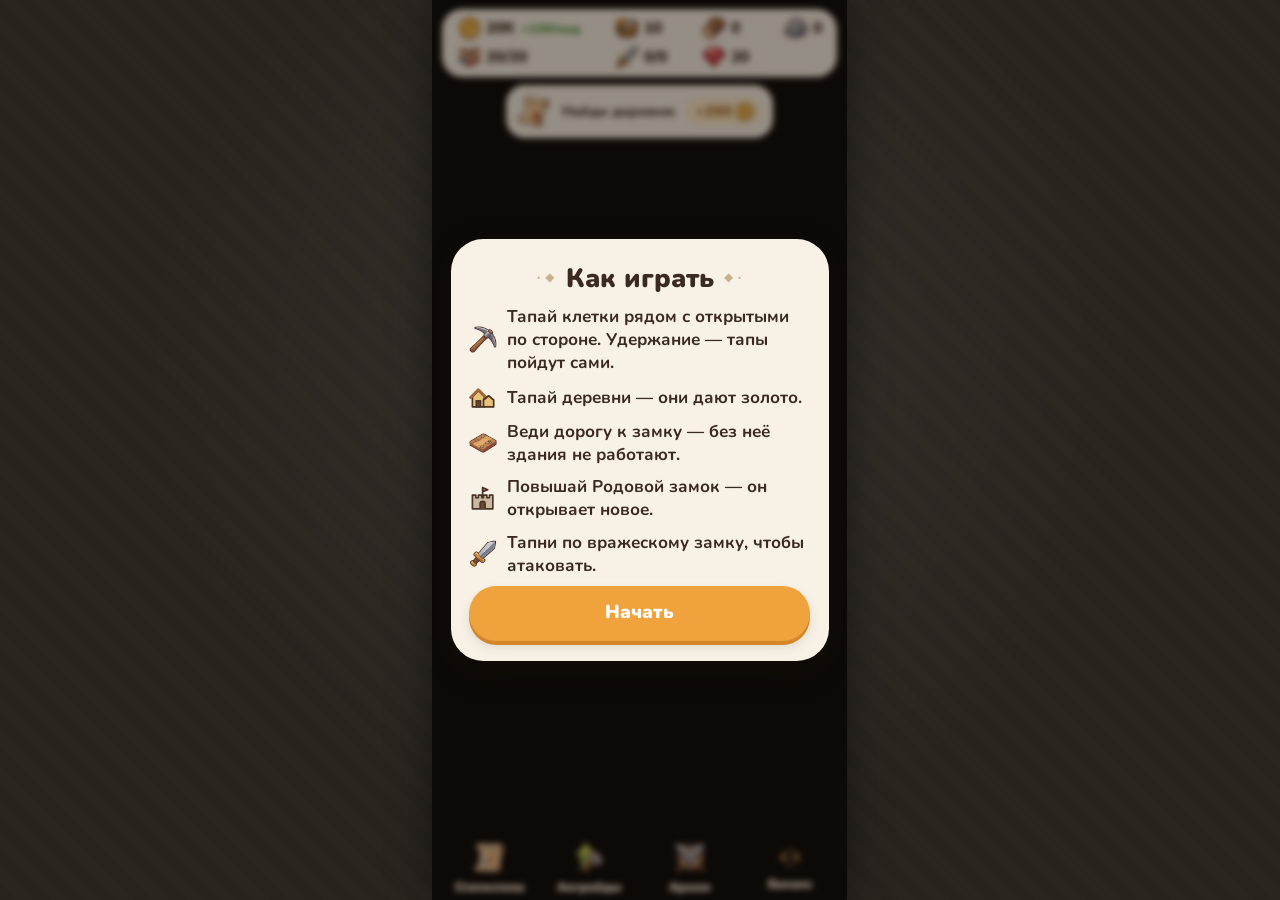
<file: index.html>
<!doctype html>
<html lang="ru">
  <head>
    <meta charset="utf-8" />
    <meta name="viewport" content="width=device-width, initial-scale=1, maximum-scale=1, user-scalable=no, viewport-fit=cover" />
    <meta name="theme-color" content="#3b2414" />
    <link
      rel="icon"
      href="data:image/svg+xml,%3Csvg xmlns='http://www.w3.org/2000/svg' viewBox='0 0 100 100'%3E%3Ctext y='.9em' font-size='90'%3E🏰%3C/text%3E%3C/svg%3E"
    />
    <title>Kingdom Tycoon</title>
    <script type="module" crossorigin src="./assets/index-D2FsYukj.js"></script>
    <link rel="modulepreload" crossorigin href="./assets/CanvasPool-UKBFKXoQ.js">
    <link rel="modulepreload" crossorigin href="./assets/canvasUtils-C4EOzQNY.js">
    <link rel="modulepreload" crossorigin href="./assets/RenderTargetSystem-BUZSMlsI.js">
    <link rel="modulepreload" crossorigin href="./assets/getTextureBatchBindGroup-BHA4o6O8.js">
    <link rel="modulepreload" crossorigin href="./assets/getTexelRangeRects-gRo1pBi3.js">
    <link rel="stylesheet" crossorigin href="./assets/index-Db8lC6gM.css">
  </head>
  <body>
    <div id="stage">
      <div id="map"></div>
      <div id="ui"></div>
    </div>
  </body>
</html>
</file>
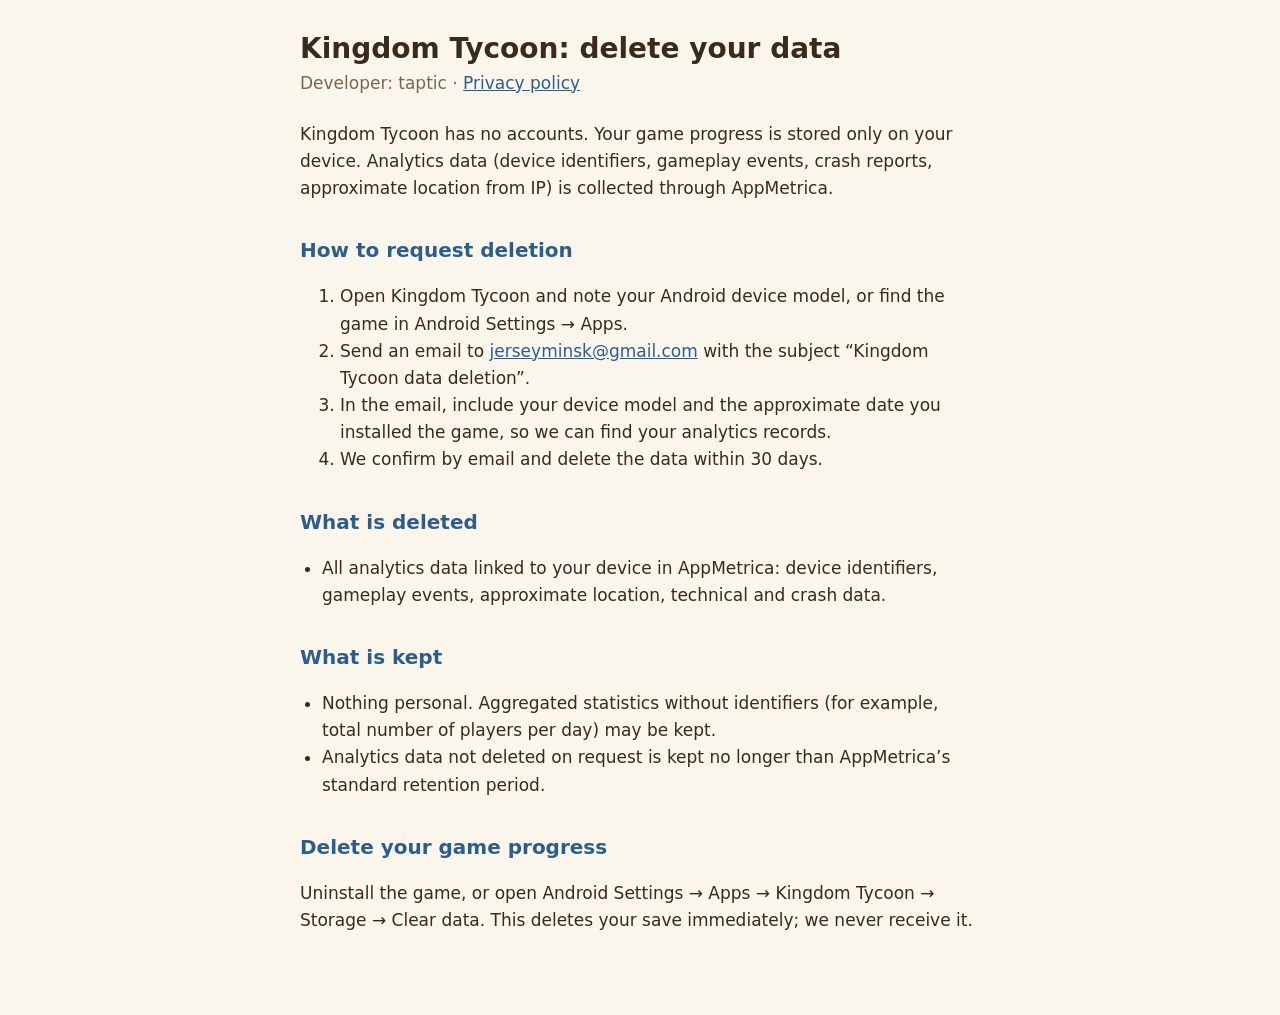
<file: delete-data.html>
<!doctype html>
<html lang="en">
<head>
<meta charset="utf-8">
<meta name="viewport" content="width=device-width, initial-scale=1">
<title>Kingdom Tycoon Data Deletion</title>
<style>
  :root { --bg: #fbf6ec; --text: #3a2a1a; --muted: #7a6650; --accent: #2b5d8f; }
  @media (prefers-color-scheme: dark) { :root { --bg: #1d232b; --text: #ece3d3; --muted: #a99c88; --accent: #8fb8e6; } }
  body { margin: 0; background: var(--bg); color: var(--text); font: 17px/1.6 system-ui, -apple-system, "Segoe UI", Roboto, sans-serif; padding: 32px 16px 64px; }
  main { max-width: 680px; margin: 0 auto; }
  h1 { font-size: 28px; line-height: 1.2; margin: 0 0 4px; text-wrap: balance; }
  h2 { font-size: 20px; margin: 32px 0 8px; color: var(--accent); }
  .meta { color: var(--muted); margin: 0 0 24px; }
  a { color: var(--accent); }
  ul { padding-left: 22px; }
</style>
</head>
<body>
<main>
  <h1>Kingdom Tycoon: delete your data</h1>
  <p class="meta">Developer: taptic · <a href="privacy.html">Privacy policy</a></p>

  <p>Kingdom Tycoon has no accounts. Your game progress is stored only on your device. Analytics data (device identifiers, gameplay events, crash reports, approximate location from IP) is collected through AppMetrica.</p>

  <h2>How to request deletion</h2>
  <ol>
    <li>Open Kingdom Tycoon and note your Android device model, or find the game in Android Settings → Apps.</li>
    <li>Send an email to <a href="mailto:jerseyminsk@gmail.com?subject=Kingdom%20Tycoon%20data%20deletion">jerseyminsk@gmail.com</a> with the subject “Kingdom Tycoon data deletion”.</li>
    <li>In the email, include your device model and the approximate date you installed the game, so we can find your analytics records.</li>
    <li>We confirm by email and delete the data within 30 days.</li>
  </ol>

  <h2>What is deleted</h2>
  <ul>
    <li>All analytics data linked to your device in AppMetrica: device identifiers, gameplay events, approximate location, technical and crash data.</li>
  </ul>

  <h2>What is kept</h2>
  <ul>
    <li>Nothing personal. Aggregated statistics without identifiers (for example, total number of players per day) may be kept.</li>
    <li>Analytics data not deleted on request is kept no longer than AppMetrica’s standard retention period.</li>
  </ul>

  <h2>Delete your game progress</h2>
  <p>Uninstall the game, or open Android Settings → Apps → Kingdom Tycoon → Storage → Clear data. This deletes your save immediately; we never receive it.</p>
</main>
</body>
</html>
</file>
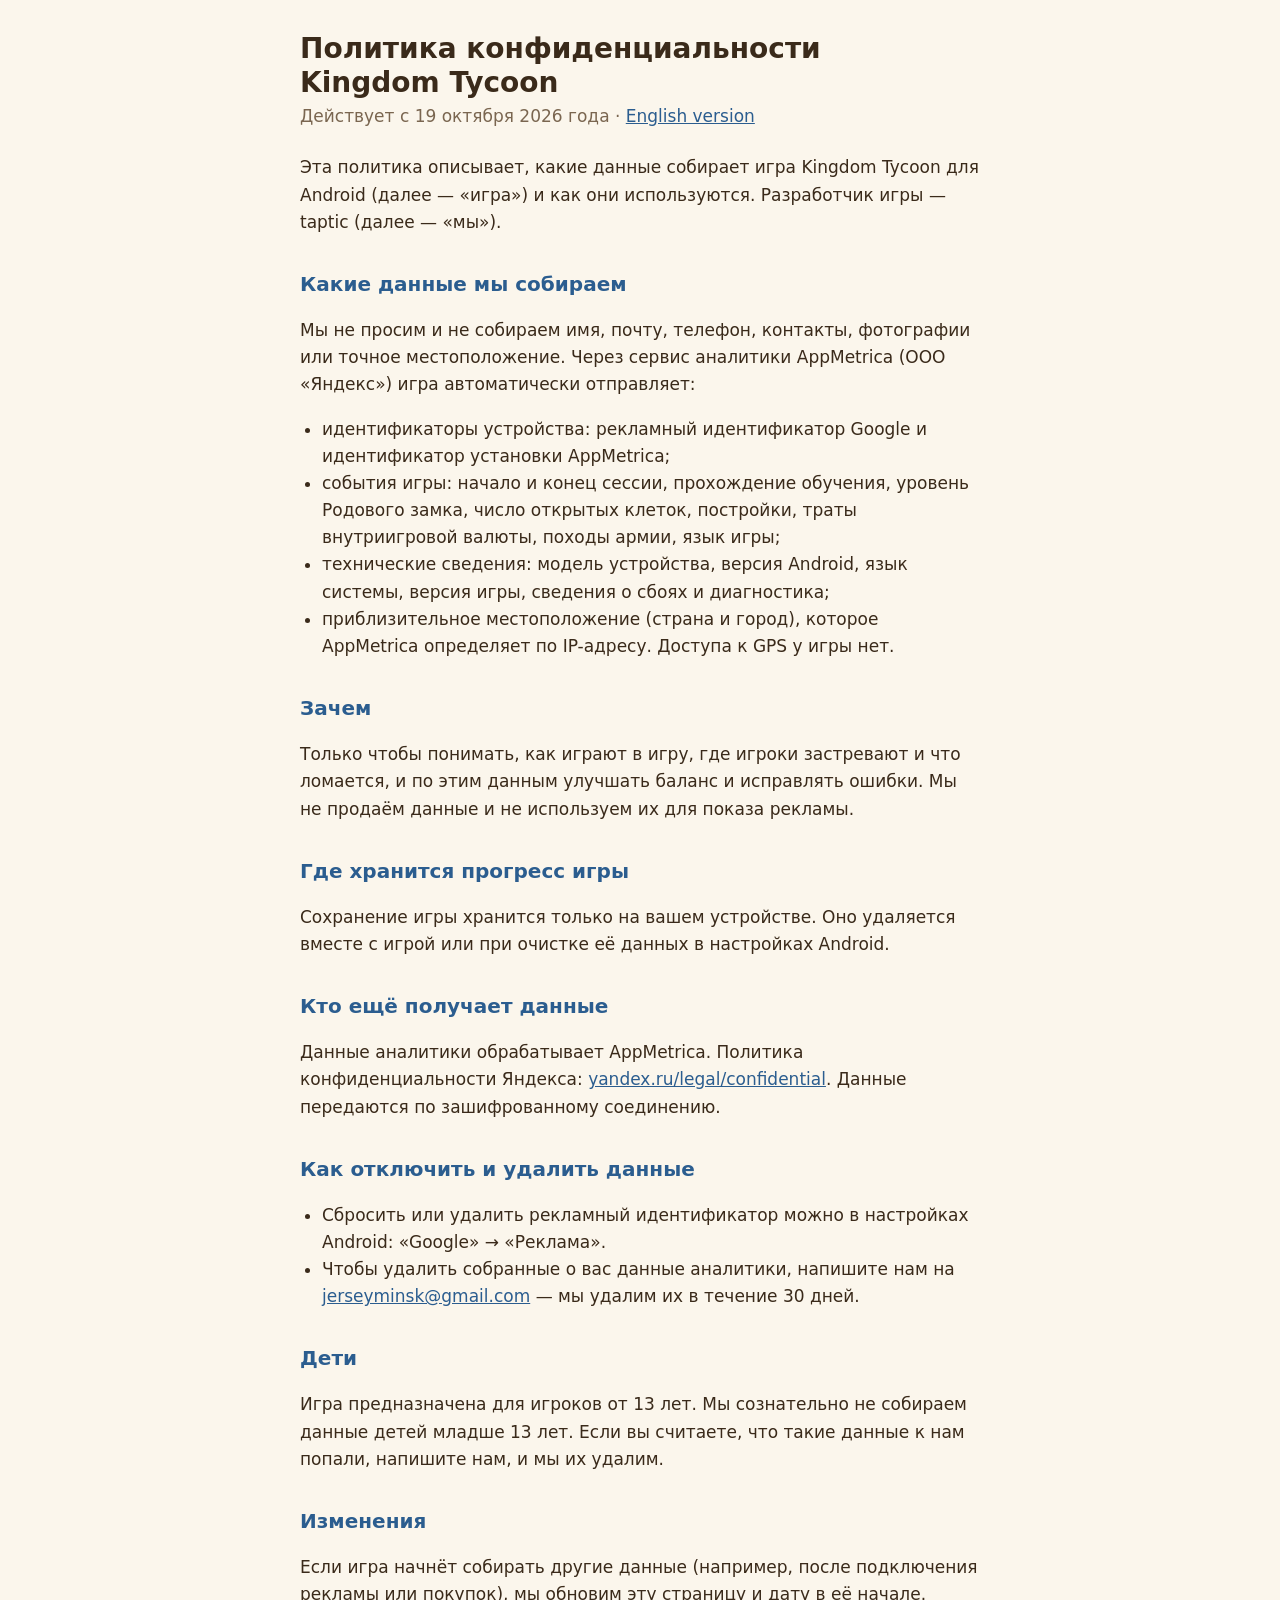
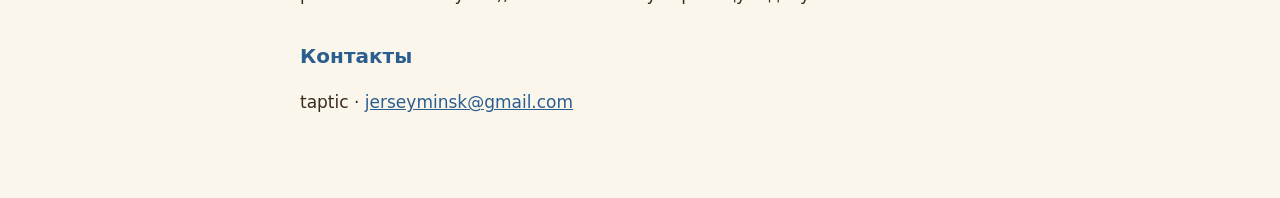
<file: privacy-ru.html>
<!doctype html>
<html lang="ru">
<head>
<meta charset="utf-8">
<meta name="viewport" content="width=device-width, initial-scale=1">
<title>Политика конфиденциальности Kingdom Tycoon</title>
<style>
  :root { --bg: #fbf6ec; --text: #3a2a1a; --muted: #7a6650; --accent: #2b5d8f; }
  @media (prefers-color-scheme: dark) { :root { --bg: #1d232b; --text: #ece3d3; --muted: #a99c88; --accent: #8fb8e6; } }
  body { margin: 0; background: var(--bg); color: var(--text); font: 17px/1.6 system-ui, -apple-system, "Segoe UI", Roboto, sans-serif; padding: 32px 16px 64px; }
  main { max-width: 680px; margin: 0 auto; }
  h1 { font-size: 28px; line-height: 1.2; margin: 0 0 4px; text-wrap: balance; }
  h2 { font-size: 20px; margin: 32px 0 8px; color: var(--accent); }
  .meta { color: var(--muted); margin: 0 0 24px; }
  a { color: var(--accent); }
  ul { padding-left: 22px; }
</style>
</head>
<body>
<main>
  <h1>Политика конфиденциальности Kingdom Tycoon</h1>
  <p class="meta">Действует с 19 октября 2026 года · <a href="privacy.html">English version</a></p>

  <p>Эта политика описывает, какие данные собирает игра Kingdom Tycoon для Android (далее — «игра») и как они используются. Разработчик игры — taptic (далее — «мы»).</p>

  <h2>Какие данные мы собираем</h2>
  <p>Мы не просим и не собираем имя, почту, телефон, контакты, фотографии или точное местоположение. Через сервис аналитики AppMetrica (ООО «Яндекс») игра автоматически отправляет:</p>
  <ul>
    <li>идентификаторы устройства: рекламный идентификатор Google и идентификатор установки AppMetrica;</li>
    <li>события игры: начало и конец сессии, прохождение обучения, уровень Родового замка, число открытых клеток, постройки, траты внутриигровой валюты, походы армии, язык игры;</li>
    <li>технические сведения: модель устройства, версия Android, язык системы, версия игры, сведения о сбоях и диагностика;</li>
    <li>приблизительное местоположение (страна и город), которое AppMetrica определяет по IP-адресу. Доступа к GPS у игры нет.</li>
  </ul>

  <h2>Зачем</h2>
  <p>Только чтобы понимать, как играют в игру, где игроки застревают и что ломается, и по этим данным улучшать баланс и исправлять ошибки. Мы не продаём данные и не используем их для показа рекламы.</p>

  <h2>Где хранится прогресс игры</h2>
  <p>Сохранение игры хранится только на вашем устройстве. Оно удаляется вместе с игрой или при очистке её данных в настройках Android.</p>

  <h2>Кто ещё получает данные</h2>
  <p>Данные аналитики обрабатывает AppMetrica. Политика конфиденциальности Яндекса: <a href="https://yandex.ru/legal/confidential/">yandex.ru/legal/confidential</a>. Данные передаются по зашифрованному соединению.</p>

  <h2>Как отключить и удалить данные</h2>
  <ul>
    <li>Сбросить или удалить рекламный идентификатор можно в настройках Android: «Google» → «Реклама».</li>
    <li>Чтобы удалить собранные о вас данные аналитики, напишите нам на <a href="mailto:jerseyminsk@gmail.com">jerseyminsk@gmail.com</a> — мы удалим их в течение 30 дней.</li>
  </ul>

  <h2>Дети</h2>
  <p>Игра предназначена для игроков от 13 лет. Мы сознательно не собираем данные детей младше 13 лет. Если вы считаете, что такие данные к нам попали, напишите нам, и мы их удалим.</p>

  <h2>Изменения</h2>
  <p>Если игра начнёт собирать другие данные (например, после подключения рекламы или покупок), мы обновим эту страницу и дату в её начале.</p>

  <h2>Контакты</h2>
  <p>taptic · <a href="mailto:jerseyminsk@gmail.com">jerseyminsk@gmail.com</a></p>
</main>
</body>
</html>
</file>
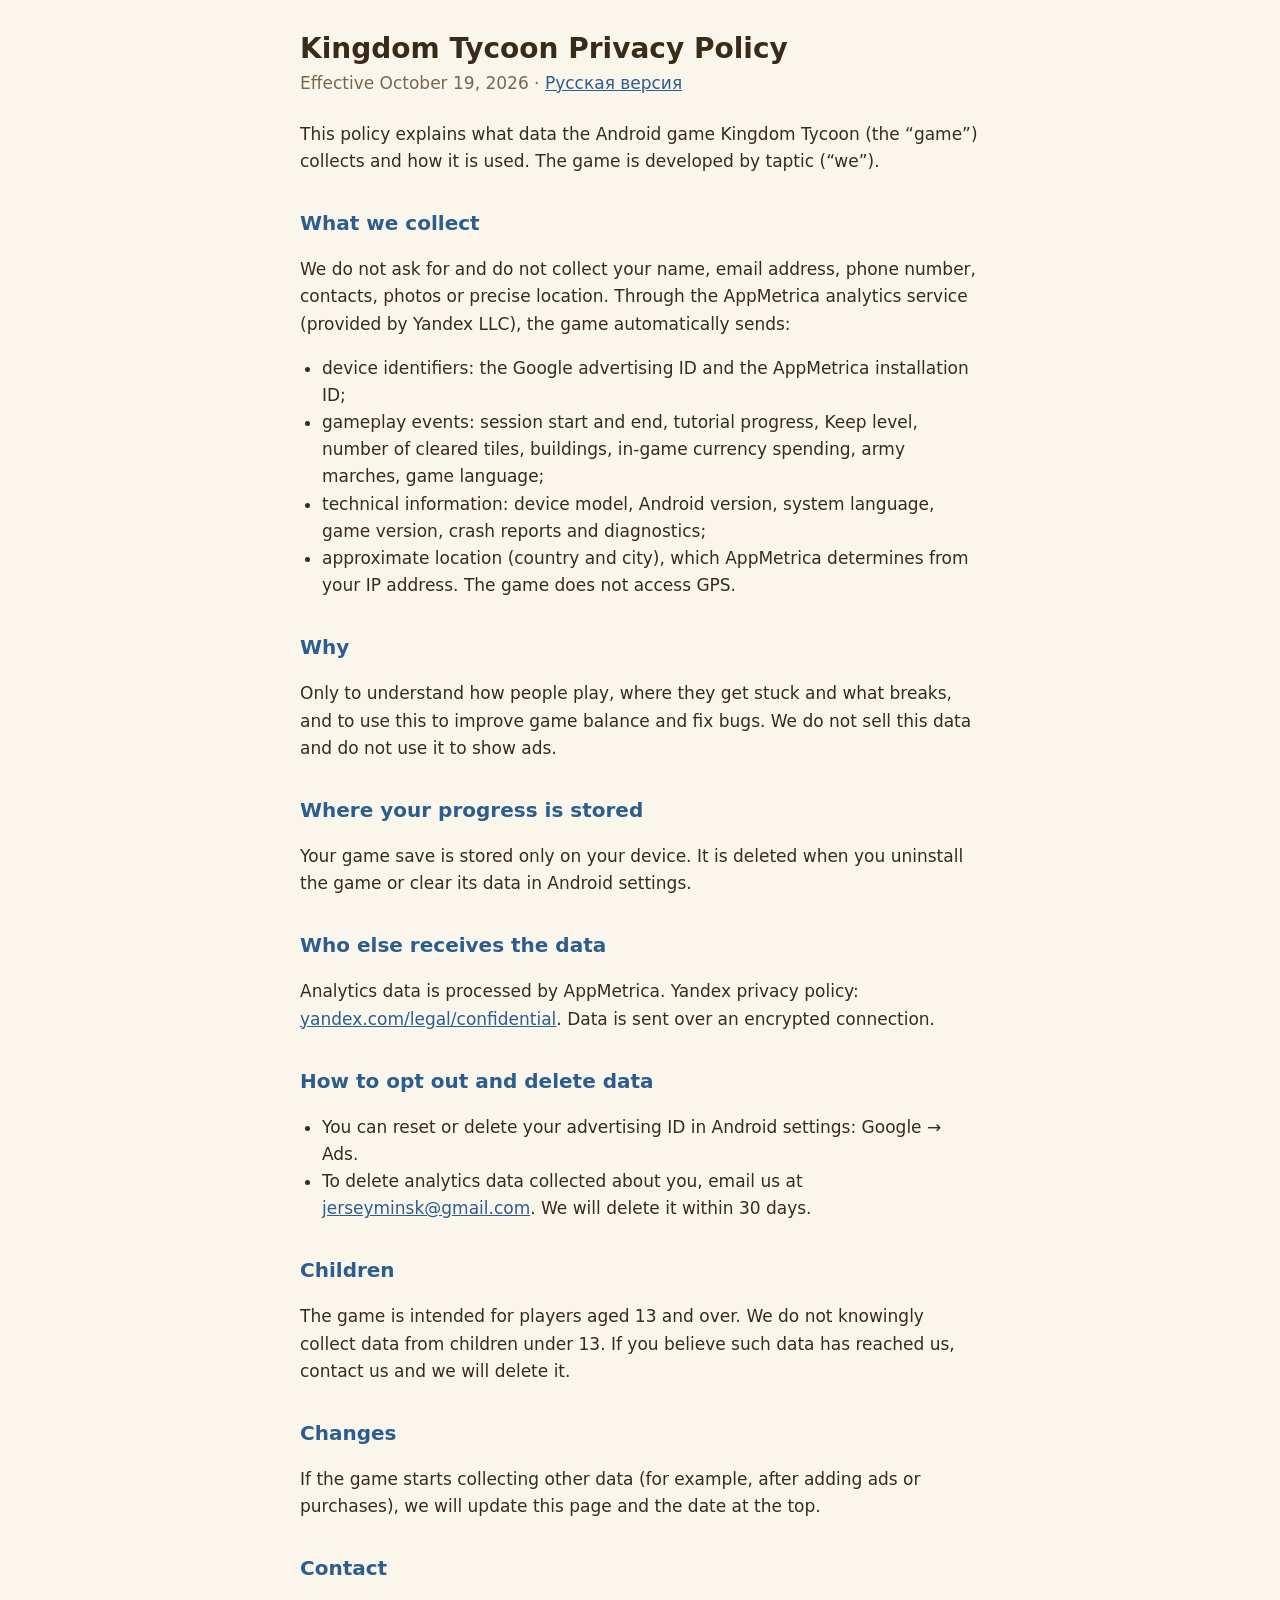
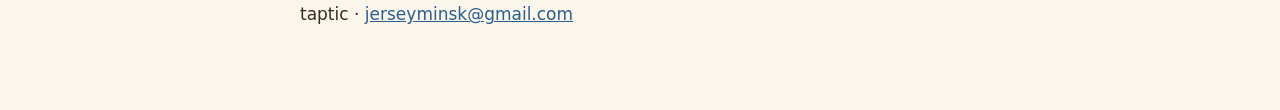
<file: privacy.html>
<!doctype html>
<html lang="en">
<head>
<meta charset="utf-8">
<meta name="viewport" content="width=device-width, initial-scale=1">
<title>Kingdom Tycoon Privacy Policy</title>
<style>
  :root { --bg: #fbf6ec; --text: #3a2a1a; --muted: #7a6650; --accent: #2b5d8f; }
  @media (prefers-color-scheme: dark) { :root { --bg: #1d232b; --text: #ece3d3; --muted: #a99c88; --accent: #8fb8e6; } }
  body { margin: 0; background: var(--bg); color: var(--text); font: 17px/1.6 system-ui, -apple-system, "Segoe UI", Roboto, sans-serif; padding: 32px 16px 64px; }
  main { max-width: 680px; margin: 0 auto; }
  h1 { font-size: 28px; line-height: 1.2; margin: 0 0 4px; text-wrap: balance; }
  h2 { font-size: 20px; margin: 32px 0 8px; color: var(--accent); }
  .meta { color: var(--muted); margin: 0 0 24px; }
  a { color: var(--accent); }
  ul { padding-left: 22px; }
</style>
</head>
<body>
<main>
  <h1>Kingdom Tycoon Privacy Policy</h1>
  <p class="meta">Effective October 19, 2026 · <a href="privacy-ru.html">Русская версия</a></p>

  <p>This policy explains what data the Android game Kingdom Tycoon (the “game”) collects and how it is used. The game is developed by taptic (“we”).</p>

  <h2>What we collect</h2>
  <p>We do not ask for and do not collect your name, email address, phone number, contacts, photos or precise location. Through the AppMetrica analytics service (provided by Yandex LLC), the game automatically sends:</p>
  <ul>
    <li>device identifiers: the Google advertising ID and the AppMetrica installation ID;</li>
    <li>gameplay events: session start and end, tutorial progress, Keep level, number of cleared tiles, buildings, in-game currency spending, army marches, game language;</li>
    <li>technical information: device model, Android version, system language, game version, crash reports and diagnostics;</li>
    <li>approximate location (country and city), which AppMetrica determines from your IP address. The game does not access GPS.</li>
  </ul>

  <h2>Why</h2>
  <p>Only to understand how people play, where they get stuck and what breaks, and to use this to improve game balance and fix bugs. We do not sell this data and do not use it to show ads.</p>

  <h2>Where your progress is stored</h2>
  <p>Your game save is stored only on your device. It is deleted when you uninstall the game or clear its data in Android settings.</p>

  <h2>Who else receives the data</h2>
  <p>Analytics data is processed by AppMetrica. Yandex privacy policy: <a href="https://yandex.com/legal/confidential/">yandex.com/legal/confidential</a>. Data is sent over an encrypted connection.</p>

  <h2>How to opt out and delete data</h2>
  <ul>
    <li>You can reset or delete your advertising ID in Android settings: Google → Ads.</li>
    <li>To delete analytics data collected about you, email us at <a href="mailto:jerseyminsk@gmail.com">jerseyminsk@gmail.com</a>. We will delete it within 30 days.</li>
  </ul>

  <h2>Children</h2>
  <p>The game is intended for players aged 13 and over. We do not knowingly collect data from children under 13. If you believe such data has reached us, contact us and we will delete it.</p>

  <h2>Changes</h2>
  <p>If the game starts collecting other data (for example, after adding ads or purchases), we will update this page and the date at the top.</p>

  <h2>Contact</h2>
  <p>taptic · <a href="mailto:jerseyminsk@gmail.com">jerseyminsk@gmail.com</a></p>
</main>
</body>
</html>
</file>
<file: assets/index-Db8lC6gM.css>
@font-face{font-family:KT Icons;font-style:normal;font-display:block;src:url([data-uri])format("woff");unicode-range:U+1FA99}@font-face{font-family:Rubik Variable;font-style:normal;font-display:swap;font-weight:300 900;src:url(./rubik-cyrillic-ext-wght-normal-BjodpZir.woff2)format("woff2-variations");unicode-range:U+460-52F,U+1C80-1C8A,U+20B4,U+2DE0-2DFF,U+A640-A69F,U+FE2E-FE2F}@font-face{font-family:Rubik Variable;font-style:normal;font-display:swap;font-weight:300 900;src:url(./rubik-cyrillic-wght-normal-DveCct9I.woff2)format("woff2-variations");unicode-range:U+301,U+400-45F,U+490-491,U+4B0-4B1,U+2116}@font-face{font-family:Rubik Variable;font-style:normal;font-display:swap;font-weight:300 900;src:url(./rubik-latin-ext-wght-normal-OacczzuJ.woff2)format("woff2-variations");unicode-range:U+100-2BA,U+2BD-2C5,U+2C7-2CC,U+2CE-2D7,U+2DD-2FF,U+304,U+308,U+329,U+1D00-1DBF,U+1E00-1E9F,U+1EF2-1EFF,U+2020,U+20A0-20AB,U+20AD-20C0,U+2113,U+2C60-2C7F,U+A720-A7FF}@font-face{font-family:Rubik Variable;font-style:normal;font-display:swap;font-weight:300 900;src:url(./rubik-latin-wght-normal-CnQIisVs.woff2)format("woff2-variations");unicode-range:U+??,U+131,U+152-153,U+2BB-2BC,U+2C6,U+2DA,U+2DC,U+304,U+308,U+329,U+2000-206F,U+20AC,U+2122,U+2191,U+2193,U+2212,U+2215,U+FEFF,U+FFFD}@font-face{font-family:Kurale;font-style:normal;font-display:swap;font-weight:400;src:url(./kurale-cyrillic-ext-400-normal-YCJ2LTkX.woff2)format("woff2");unicode-range:U+460-52F,U+1C80-1C8A,U+20B4,U+2DE0-2DFF,U+A640-A69F,U+FE2E-FE2F}@font-face{font-family:Kurale;font-style:normal;font-display:swap;font-weight:400;src:url(./kurale-cyrillic-400-normal-C0GZNd3f.woff2)format("woff2");unicode-range:U+301,U+400-45F,U+490-491,U+4B0-4B1,U+2116}@font-face{font-family:Kurale;font-style:normal;font-display:swap;font-weight:400;src:url(./kurale-latin-ext-400-normal-BjK9zzkR.woff2)format("woff2");unicode-range:U+100-2BA,U+2BD-2C5,U+2C7-2CC,U+2CE-2D7,U+2DD-2FF,U+304,U+308,U+329,U+1D00-1DBF,U+1E00-1E9F,U+1EF2-1EFF,U+2020,U+20A0-20AB,U+20AD-20C0,U+2113,U+2C60-2C7F,U+A720-A7FF}@font-face{font-family:Kurale;font-style:normal;font-display:swap;font-weight:400;src:url(./kurale-latin-400-normal-CwiEG1qi.woff2)format("woff2");unicode-range:U+??,U+131,U+152-153,U+2BB-2BC,U+2C6,U+2DA,U+2DC,U+304,U+308,U+329,U+2000-206F,U+20AC,U+2122,U+2191,U+2193,U+2212,U+2215,U+FEFF,U+FFFD}@font-face{font-family:Nunito Variable;font-style:normal;font-display:swap;font-weight:200 1000;src:url(./nunito-cyrillic-wght-normal-CY6AOgYE.woff2)format("woff2-variations");unicode-range:U+301,U+400-45F,U+490-491,U+4B0-4B1,U+2116}@font-face{font-family:Nunito Variable;font-style:normal;font-display:swap;font-weight:200 1000;src:url(./nunito-latin-wght-normal-BzFMHfZw.woff2)format("woff2-variations");unicode-range:U+??,U+131,U+152-153,U+2BB-2BC,U+2C6,U+2DA,U+2DC,U+304,U+308,U+329,U+2000-206F,U+20AC,U+2122,U+2191,U+2193,U+2212,U+2215,U+FEFF,U+FFFD}:root{--panel:#f8f2e6;--block:#ede5d5;--block-2:#e3d9c6;--text:#3a2a1f;--text-2:#8f7f6e;--orange:#f0a23c;--orange-d:#d4862a;--blue:#6f9fe0;--blue-d:#5584c6;--green:#6db866;--green-l:#dcefd5;--peach:#f6d7aa;--peach-d:#e2b980;--red:#e8735e;--red-d:#c75642;--white:#fffdf8;--white-d:#e2d8c6;--shadow:0 10px 30px #281c1038;--parch:#f8f2e6;--parch-2:#fffdf8;--wood:#8f7f6e;--wood-2:#b5a690;--wood-dark:#3a2a1f;--ink:#3a2a1f;--ink-2:#8f7f6e;--royal:#5584c6;--enemy:#c4533f;--gold:#d4862a;--gold-2:#f6d7aa;--page:#7e95a6;--outside:#2b2520;--font-ui:"KT Icons", "Nunito Variable", Nunito, "Rubik Variable", system-ui, -apple-system, "Segoe UI", sans-serif;--font-title:var(--font-ui);--safe-top:env(safe-area-inset-top,0px);--safe-bottom:env(safe-area-inset-bottom,0px);--stage-w:min(100vw, calc(100dvh * 9 / 19.5));--tabs-h:calc(3.9rem + var(--safe-bottom));--lightningcss-light:initial;--lightningcss-dark: ;color-scheme:light;font-size:clamp(14px, calc(var(--stage-w) * .041), 19px)}*,:before,:after{box-sizing:border-box}img.icon{object-fit:contain;vertical-align:-.15em;width:1em;height:1em}html,body{touch-action:manipulation;background:radial-gradient(circle at 50% 40%, #ffffff0f, transparent 60%), repeating-linear-gradient(45deg, #0000000f 0 12px, transparent 12px 24px), var(--outside);height:100%;font-family:var(--font-ui);color:var(--ink);-webkit-user-select:none;user-select:none;-webkit-tap-highlight-color:transparent;overscroll-behavior:none;margin:0;font-weight:700;overflow:hidden}body{justify-content:center;display:flex}@media (pointer:coarse) and (orientation:portrait){:root{--stage-w:100vw}}#stage{width:var(--stage-w);background:var(--page);height:100dvh;position:relative;overflow:clip;box-shadow:0 0 40px #00000073;container:stage/inline-size}#map{background:#000;position:absolute;inset:0}#ui{pointer-events:none;position:absolute;inset:0}#ui>*{pointer-events:auto}#hud{z-index:20;pointer-events:none;position:absolute;top:0;left:0;right:0}.scroll{pointer-events:auto;margin:calc(var(--safe-top) + .5rem) .6rem 0;background:var(--panel);border-radius:1.2rem;grid-template-columns:repeat(4,auto);justify-content:space-between;gap:.2rem .6rem;padding:.4rem .9rem;display:grid;box-shadow:0 6px 18px #281c1038}.chip{height:1.5rem;color:var(--text);white-space:nowrap;font-variant-numeric:tabular-nums;text-shadow:none;align-items:center;gap:.3rem;font-size:.92rem;font-weight:900;display:inline-flex}.chip .ic{width:1.4rem;height:1.4rem;display:flex}.chip .ic .icon{width:100%;height:100%}.chip small{color:#3f8a2e;text-shadow:none;font-size:.74rem;font-weight:900}#goal{pointer-events:auto;justify-content:center;gap:.4rem;margin:.5rem .6rem 0;display:flex}.quest{text-align:left;background:var(--panel);max-width:min(100%,17rem);font:inherit;color:var(--text);cursor:pointer;border:none;border-radius:1.1rem;flex:0 auto;align-items:center;gap:.6rem;padding:.45rem .6rem .45rem .5rem;animation:.45s cubic-bezier(.34,1.56,.64,1) quest-in;display:flex;box-shadow:0 6px 18px #281c1038}.quest .medal{width:2.2rem;height:2.2rem}.quest-body{flex-direction:column;flex:1;gap:.3rem;min-width:0;display:flex}.quest-text{-webkit-line-clamp:2;line-clamp:2;-webkit-box-orient:vertical;font-size:.85rem;font-weight:800;line-height:1.15;display:-webkit-box;overflow:hidden}.quest-bar{min-width:6.5rem;height:.85rem;position:relative}.quest-bar>b{color:#6c5c4a;font-variant-numeric:tabular-nums;justify-content:center;align-items:center;font-size:.6rem;font-weight:900;display:flex;position:absolute;inset:0}.quest-reward,.quest .reward{box-shadow:none;color:#a8601a;font-variant-numeric:tabular-nums;background:#fbe9c8;border-radius:999px;flex:none;align-items:center;gap:.2rem;padding:.2rem .55rem .22rem .6rem;font-size:.85rem;font-weight:900;display:inline-flex}.quest-reward .icon,.quest .reward .icon{width:1.1rem;height:1.1rem}.quest.done{background:#e5f3de;animation:.7s cubic-bezier(.3,1.5,.5,1) quest-done;position:relative}.quest.done .medal{animation:.5s cubic-bezier(.3,1.8,.5,1) .1s both quest-check}@keyframes quest-done{0%{transform:scale(.9);box-shadow:0 0 #6db866cc,0 6px 18px #281c1038}40%{transform:scale(1.08);box-shadow:0 0 0 10px #6db86640,0 6px 18px #281c1038}to{transform:scale(1);box-shadow:0 0 0 18px #6db86600,0 6px 18px #281c1038}}@keyframes quest-check{0%{transform:scale(0)rotate(-30deg)}to{transform:scale(1)rotate(0)}}.quest-burst{pointer-events:none;position:absolute;inset:0;overflow:visible}.quest-burst .spark{background:#ffe08a;border-radius:1px;width:.45rem;height:.45rem;margin:-.225rem;animation:.7s ease-out forwards spark-out;position:absolute;transform:rotate(45deg);box-shadow:0 0 6px #ffd25ae6}@keyframes spark-out{0%{opacity:1;transform:translate(0)rotate(45deg)scale(.4)}to{transform:translate(var(--x), var(--y)) rotate(45deg) scale(1);opacity:0}}.quest-burst .fly-coin{opacity:0;background:radial-gradient(circle at 40% 35%,#fff2b8,#f6c945 45%,#d99a1e);border-radius:50%;width:1.3rem;height:1.3rem;margin:-.65rem;animation:.6s cubic-bezier(.5,0,.75,1) forwards coin-fly;position:absolute;box-shadow:inset 0 0 0 1.5px #a8701a,0 2px 4px #0000004d}@keyframes coin-fly{0%{opacity:1;transform:rotate(var(--a)) translateY(0) scale(.6)}70%{opacity:1}to{opacity:0;transform:rotate(var(--a)) translateY(-11rem) scale(1.1) rotate(360deg)}}@keyframes quest-in{0%{opacity:0;transform:scale(.85)}to{opacity:1;transform:scale(1)}}.quest-pulse{z-index:1;animation:.9s ease-in-out 4 quest-pulse;position:relative}@keyframes quest-pulse{0%,to{transform:scale(1);box-shadow:0 0 #f0a23ce6}50%{transform:scale(1.06);box-shadow:0 0 0 8px #f0a23c00}}.pill.speed{font:inherit;background:var(--peach);color:var(--text);box-shadow:0 3px 0 var(--peach-d);cursor:pointer;border:none;border-radius:999px;flex:none;padding:.25rem .7rem;font-size:.8rem;font-weight:900}#tabs{height:var(--tabs-h);z-index:30;padding:.5rem .6rem calc(var(--safe-bottom) + .5rem);justify-content:center;gap:.4rem;display:flex;position:absolute;bottom:0;left:0;right:0}#tabs button{color:#fffaf0;text-shadow:0 2px #3a2a1f,1.5px 0 #3a2a1f,-1.5px 0 #3a2a1f,0 -1.5px #3a2a1f,1px 1px #3a2a1f,-1px 1px #3a2a1f,1px -1px #3a2a1f,-1px -1px #3a2a1f,0 3px 6px #00000073;max-width:7.4rem;min-height:max(44px,2.75rem);font-family:var(--font-ui);cursor:pointer;background:0 0;border:none;flex-direction:column;flex:1;justify-content:center;align-items:center;gap:.15rem;padding:0;font-size:.72rem;font-weight:900;display:flex;position:relative}#tabs button .icon{filter:drop-shadow(0 2px 2px #0006);border-radius:.75rem;width:2.25rem;height:2.25rem;padding:.2rem;transition:transform 80ms}#tabs button[aria-pressed=true]{color:#ffd99a}#tabs button[aria-pressed=true] .icon{background:var(--peach);box-shadow:0 3px 0 var(--peach-d)}#tabs button:active .icon{transform:translateY(2px)}#repeat{left:.75rem;bottom:calc(var(--tabs-h) + .8rem);z-index:19;position:absolute}#repeat .main{background:var(--panel);width:4.3rem;height:4.3rem;box-shadow:0 4px 0 var(--white-d), 0 6px 18px #281c1038;color:var(--text);font-family:var(--font-ui);cursor:pointer;border:none;border-radius:1.1rem;flex-direction:column;justify-content:center;align-items:center;gap:.1rem;padding:0;font-weight:900;line-height:1.05;display:flex}#repeat .main .ic{width:2.3rem;height:2.3rem;display:flex}#repeat .main .ic .icon{width:100%;height:100%}#repeat .main small{color:var(--text-2);white-space:nowrap;font-size:.6rem;font-weight:800;display:block}#repeat .main[aria-pressed=true]{background:var(--peach);box-shadow:0 4px 0 var(--peach-d), 0 8px 16px #281c1033}#repeat.poor .main{opacity:.75}#repeat .forget{background:var(--block);width:1.6rem;height:1.6rem;box-shadow:0 2px 0 var(--block-2);cursor:pointer;border:none;border-radius:50%;padding:.35rem;display:flex;position:absolute;top:-.3rem;right:-.3rem}#repeat .forget .icon{width:100%;height:100%}#repeat .forget:after{content:"";position:absolute;inset:-.5rem}#sheet{z-index:25;max-width:35rem;left:.6rem;right:.6rem;bottom:calc(var(--tabs-h) + .25rem);background:var(--panel);max-height:44%;box-shadow:var(--shadow);-webkit-user-select:text;user-select:text;border-radius:1.75rem;flex-direction:column;margin:0 auto;padding:0;transition:transform .24s cubic-bezier(.4,0,1,1);display:flex;position:absolute;overflow:hidden;transform:translateY(calc(100% + 10rem))}#sheetBody{overscroll-behavior:contain;flex:1;min-height:0;padding:0 .85rem 1rem;overflow:auto}#sheet.open{transition:transform .32s cubic-bezier(.22,1.25,.36,1);transform:none}#sheet .x{z-index:4;cursor:pointer;background:0 0;border:none;border-radius:50%;width:2.3rem;height:2.3rem;padding:.5rem;display:flex;position:absolute;top:.55rem;right:.55rem}#sheet .x .icon{width:100%;height:100%}#sheet h2,.card h2,.ribbon{color:var(--text);font-family:var(--font-title);text-align:center;justify-content:center;align-items:center;gap:.6rem;margin:.1rem 0 .7rem;font-size:1.3rem;font-weight:900;line-height:1.15;display:flex}#sheet h2{z-index:3;background:var(--panel);margin:0 -.85rem .5rem;padding:.85rem 3rem .5rem;position:sticky;top:0}#sheet h2:before,#sheet h2:after,.ribbon:before,.ribbon:after{content:"·  ◆";color:#c9b38c;letter-spacing:.1em;flex:none;font-size:.7rem}#sheet h2:after,.ribbon:after{content:"◆  ·"}h2,h3{font-family:var(--font-title);margin:0 0 .4rem;font-weight:900}h2{font-size:1.3rem}h3{margin-top:.9rem;font-size:.98rem;font-weight:900}p{margin:.4rem 0;line-height:1.35}.muted{color:var(--text-2)}.small{font-size:.8rem}.center{text-align:center}.royal{color:var(--blue-d)}.enemy{color:#c4533f}.strong{font-weight:800}.btn{font-family:var(--font-ui);background:var(--blue);color:#fff;min-height:max(44px,2.75rem);box-shadow:0 4px 0 var(--blue-d), 0 6px 12px #281c101f;cursor:pointer;white-space:nowrap;border:none;border-radius:999px;flex-direction:column;justify-content:center;align-items:center;gap:.1rem;padding:.35rem 1rem .45rem;font-size:.92rem;font-weight:900;line-height:1.1;transition:transform 80ms;display:inline-flex}.btn:active:not(:disabled){box-shadow:0 1px 0 var(--blue-d);transform:translateY(3px)}.btn.primary,.btn.blue{background:var(--orange);box-shadow:0 4px 0 var(--orange-d), 0 6px 12px #281c101f}.btn.primary:active:not(:disabled),.btn.blue:active:not(:disabled){box-shadow:0 1px 0 var(--orange-d)}.btn.red{background:var(--red);box-shadow:0 4px 0 var(--red-d)}.btn.ghost{background:var(--white);color:var(--text);box-shadow:0 4px 0 var(--white-d), 0 6px 12px #281c101a}.btn.wide{width:100%;min-height:3.2rem;font-size:1.1rem}.btn:disabled,.btn.dim{color:#a8987f;box-shadow:none;cursor:not-allowed;background:#e3dacb}.btn .price{flex-wrap:wrap;justify-content:center;gap:.15rem .45rem;font-size:.78rem;font-weight:800;display:inline-flex}.btn .price>span{align-items:center;gap:.15rem;display:inline-flex}.btn .price .icon{flex:none;width:1rem;height:1rem}.btn:focus-visible,#tabs button:focus-visible,.quest:focus-visible,.pill:focus-visible{outline:3px solid var(--orange);outline-offset:2px}.chip.bump{animation:.35s cubic-bezier(.3,1.6,.5,1) chip-bump}.chip.shake{animation:.45s chip-shake}@keyframes chip-bump{0%{transform:scale(1)}35%{transform:scale(1.16)}to{transform:scale(1)}}@keyframes chip-shake{0%,to{transform:translate(0)}20%{color:var(--red-d);transform:translate(-4px)}40%{color:var(--red-d);transform:translate(4px)}60%{transform:translate(-3px)}80%{transform:translate(2px)}}@keyframes card-in{0%{opacity:0;transform:scale(.85)}to{opacity:1;transform:scale(1)}}.row{border-bottom:1px solid var(--block);justify-content:space-between;align-items:center;gap:.6rem;padding:.5rem 0;display:flex}.row:last-child{border-bottom:none}.row .grow{flex:1;min-width:0}.row .grow>b{font-weight:900}.row.card-row{background:var(--block);border:none;border-radius:1.1rem;margin-bottom:.45rem;padding:.55rem .65rem}.row.card-row.locked{opacity:.55}.medal{flex:none;justify-content:center;align-items:center;width:2.6rem;height:2.6rem;display:flex}.medal .icon{width:88%;height:88%}.medal.small{width:1.9rem;height:1.9rem}.medal.green{background:var(--green);border-radius:50%}.medal.green .icon{width:60%;height:60%}.sprite{flex:none;justify-content:center;align-items:center;display:flex}.sprite img{object-fit:contain;width:100%;height:100%}.stat{justify-content:space-between;align-items:center;gap:.75rem;padding:.25rem 0;display:flex}.stat.baseline{align-items:baseline}.stat>b{text-align:right;align-items:center;gap:.2rem;font-weight:900;display:inline-flex}.stat .icon,.row .icon,p .icon,.tag .icon{vertical-align:-.15em}.bar{background:var(--block-2);border-radius:999px;height:.75rem;overflow:hidden}.bar>i{background:var(--blue);border-radius:999px;height:100%;display:block}.tag{background:var(--block);color:var(--text-2);white-space:nowrap;border-radius:999px;align-items:center;gap:.2rem;padding:.15rem .6rem;font-size:.75rem;font-weight:800;display:inline-flex}.tag.ok{background:var(--green-l);color:#3d7d38}.tag.no{color:#b04a36;background:#f8d9d0}.tag.gold{color:#a8601a;background:#fbe3bd}.tag.block{white-space:normal;border-radius:.9rem;padding:.45rem .7rem;display:flex}.warn{color:#9c3f2d;background:#f8d9d0;border-radius:.9rem;align-items:center;gap:.4rem;margin:.5rem 0 0;padding:.45rem .7rem;font-size:.8rem;font-weight:800;line-height:1.25;display:flex}.warn .icon{flex:none;width:1.2rem;height:1.2rem}.grid2,.grid3{grid-template-columns:1fr 1fr;gap:.6rem;display:grid}.grid3{grid-template-columns:repeat(5,1fr);gap:.35rem}.grid3 .btn{padding-left:.2rem;padding-right:.2rem}label.cfg{justify-content:space-between;align-items:center;gap:.6rem;padding:.35rem 0;font-size:.875rem;display:flex}label.cfg.changed span{color:var(--royal);font-weight:600}label.cfg small{color:var(--ink-2);font-weight:500}label.cfg input,label.cfg select{width:6rem;font:inherit;border:2px solid var(--wood-2);color:var(--ink);background:#fffaf0;border-radius:.5rem;flex:none;padding:.3rem .4rem;font-weight:600}label.cfg select{width:9.5rem}label.cfg.switch{cursor:pointer;min-height:max(44px,2.75rem)}label.cfg.switch input[type=checkbox]{appearance:none;border:2px solid var(--wood-2);cursor:pointer;background:#e4d6b4;border-radius:999px;width:3rem;height:1.7rem;padding:0;transition:background .15s;position:relative}label.cfg.switch input[type=checkbox]:after{content:"";background:#fffaf0;border-radius:50%;width:1.2rem;height:1.2rem;transition:transform .15s;position:absolute;top:.12rem;left:.12rem;box-shadow:0 1px 2px #0000004d}label.cfg.switch input[type=checkbox]:checked{background:var(--royal);border-color:var(--royal)}label.cfg.switch input[type=checkbox]:checked:after{transform:translate(1.3rem)}details.overrides{margin:.4rem 0;font-size:.8rem}details.overrides pre{white-space:pre-wrap;word-break:break-all;-webkit-user-select:text;user-select:text;background:#5a3a2214;border-radius:.5rem;padding:.5rem}input[type=range]{width:100%;accent-color:var(--royal);min-height:2rem}.modal-bg{z-index:40;-webkit-backdrop-filter:blur(3px);backdrop-filter:blur(3px);padding:calc(var(--safe-top) + 1rem) 1.1rem calc(var(--safe-bottom) + 1rem);background:#1e160e73;justify-content:center;align-items:center;display:flex;position:absolute;inset:0}.card-shadow{width:100%;max-width:24rem;max-height:100%;animation:.3s cubic-bezier(.22,1.35,.36,1) card-in;display:flex}.card{background:var(--panel);width:100%;max-height:100%;box-shadow:var(--shadow);border-radius:1.9rem;padding:1.3rem 1.1rem 1.2rem;overflow:auto}.big{color:var(--blue-d);font-size:1.9rem;font-weight:900}.big.low{color:#c4533f}.tug{background:#e8a08f;border-radius:999px;height:1.6rem;margin:.6rem 0 .4rem;position:relative;overflow:hidden}.tug>i{background:var(--blue);position:absolute;top:0;bottom:0;left:0}.tug>b{background:#fff;width:5px;margin-left:-2px;position:absolute;top:0;bottom:0;box-shadow:0 0 10px #fff}.ribbon{font-size:1.55rem}.ribbon.lose{color:#b04a36}.gains{grid-template-columns:repeat(2,minmax(0,1fr));gap:.6rem;margin:.7rem 0 1rem;display:grid}.gains>div{background:var(--block);font-variant-numeric:tabular-nums;border-radius:1.1rem;justify-content:center;align-items:center;gap:.55rem;padding:.75rem .4rem;font-size:1.15rem;font-weight:900;display:flex}.gains .icon{width:1.9rem;height:1.9rem}.art-circle{background:var(--block);border-radius:50%;justify-content:center;align-items:center;width:8.5rem;height:8.5rem;margin:.3rem auto 0;display:flex}#toast{left:50%;bottom:calc(var(--tabs-h) + 6.8rem);z-index:50;pointer-events:none;text-align:center;width:max-content;max-width:90%;position:absolute;transform:translate(-50%)}#toast .toast-line{color:#fffaf0;font-family:var(--font-title);text-shadow:0 1px 2px #000000a6,0 0 10px #00000073;font-size:1.08rem;font-weight:900;line-height:1.25;animation:2s linear forwards toast-float;display:block}@keyframes toast-float{0%{opacity:1;transform:translateY(0)}75%{opacity:1}to{opacity:0;transform:translateY(-3rem)}}#ui>#toast{pointer-events:none}@container stage (width<=359px){.scroll{gap:.2rem .6rem}.chip{font-size:.85rem}.chip .ic{width:1.35rem;height:1.35rem}.chip small{display:none}.quest-text{font-size:.78rem}#tabs button{font-size:.64rem}}@container stage (width<=440px){.chip small{display:none}}@container stage (width>=600px){#sheet{max-width:38rem}.card-shadow{max-width:28rem}}@media (prefers-reduced-motion:reduce){#sheet,#toast{transition:none}#toast .toast-line{animation-name:toast-fade}.card-shadow,.quest,.quest.done,.quest.done .medal,.quest-pulse,.chip.bump,.chip.shake{animation:none}.quest-pulse{outline:3px solid var(--orange)}}#sim{z-index:35;overscroll-behavior:contain;background:var(--parch);padding:calc(var(--safe-top) + .6rem) .75rem calc(var(--safe-bottom) + 1.2rem);-webkit-user-select:text;user-select:text;position:absolute;inset:0;overflow:auto}#sim .sim-head{top:calc(-.6rem - var(--safe-top));z-index:2;margin:calc(-.6rem - var(--safe-top)) -.75rem .6rem;padding:calc(var(--safe-top) + .5rem) .75rem .5rem;background:var(--parch);border-bottom:2px solid #5a3a2240;justify-content:space-between;align-items:center;gap:.5rem;display:flex;position:sticky}#sim .sim-head h2{margin:0}#sim .x{border:2px solid var(--wood-2);background:var(--parch-2);width:max(44px,2.4rem);height:max(44px,2.4rem);color:var(--ink);font:inherit;cursor:pointer;border-radius:50%;font-weight:700}.sim-card{background:var(--parch-2);border:2px solid #5a3a2259;border-radius:.9rem;margin-bottom:.75rem;padding:.7rem .75rem}.sim-card h3{flex-wrap:wrap;align-items:center;gap:.35rem;margin-top:0;display:flex}.sim-row{flex-wrap:wrap;justify-content:space-between;align-items:center;gap:.5rem;margin-bottom:.5rem;display:flex}.sim-row.toggle input{width:1.4rem;height:1.4rem;accent-color:var(--royal)}.pills{flex-wrap:wrap;gap:.3rem;display:flex}.pill{background:var(--parch);min-height:max(36px,2.1rem);color:var(--ink);font:inherit;cursor:pointer;border:2px solid #5a3a2259;border-radius:999px;padding:.2rem .65rem;font-size:.8rem;font-weight:700}.pill.on{background:var(--royal);border-color:var(--royal);color:#fff}.pill:disabled{opacity:.5}.progress{background:#5a3a221f;border-radius:.7rem;height:2.4rem;position:relative;overflow:hidden}.progress>div{background:linear-gradient(90deg, var(--gold), var(--gold-2));transition:width .15s;position:absolute;inset:0 auto 0 0}.progress>span{justify-content:center;align-items:center;height:100%;font-weight:700;display:flex;position:relative}.sim-empty{text-align:center;padding:1rem .5rem}.run{cursor:pointer;border:2px solid #0000;border-radius:.6rem;align-items:center;gap:.45rem;padding:.45rem .4rem;display:flex}.run+.run{margin-top:.25rem}.run.focus{border-color:var(--wood-2);background:#ffffff73}.run .grow{flex:1;min-width:0}.swatch,.chart-readout i,.legend i,.bar-label i{vertical-align:-.1rem;border-radius:.2rem;flex:none;width:.8rem;height:.8rem;margin-right:.25rem;display:inline-block}.kpis{grid-template-columns:repeat(auto-fit,minmax(9rem,1fr));gap:.45rem;display:grid}.kpi{background:#ffffff80;border:1px solid #5a3a2233;border-radius:.7rem;flex-direction:column;gap:.1rem;padding:.5rem .6rem;display:flex}.kpi>b{font-variant-numeric:tabular-nums;font-size:1.35rem}.delta{color:var(--ink-2);font-size:.75rem;font-weight:700}.delta.good{color:#2f7d3a}.delta.bad{color:var(--enemy)}.chart{margin:.4rem 0 1rem}.chart figcaption{margin-bottom:.25rem}.chart svg{touch-action:pan-y;background:#ffffff73;border-radius:.5rem;width:100%;height:auto;display:block}.chart .grid{stroke:#5a3a2226;stroke-width:1px}.chart .tick{font-family:var(--font-ui);fill:var(--ink-2);font-size:10px}.chart .unit{font-style:italic}.chart .cursor{stroke:var(--wood);stroke-width:1px;stroke-dasharray:3 3}.chart .marker{fill:#fff;stroke:var(--enemy);stroke-width:2px}.chart .marker-label{fill:var(--enemy);font-weight:700}.chart-readout,.legend{flex-wrap:wrap;gap:.2rem .7rem;min-height:1.3rem;margin-top:.3rem;display:flex}.chart-readout span,.legend span{align-items:center;display:inline-flex}.bar-row{margin:.45rem 0 .6rem}.bar-label{align-items:center;gap:.3rem;font-weight:700;display:flex}.bar-label i{margin-right:0}.chart-readout i.dashed{height:.25rem}.sim-actions{flex-direction:column;gap:.45rem;display:flex}.bar-track{background:#5a3a221a;border-radius:.35rem;height:1rem;margin:.2rem 0;display:flex;overflow:hidden}.bar-track>span{height:100%}.sim-table{border-collapse:collapse;font-variant-numeric:tabular-nums;width:100%;font-size:.82rem}.sim-table th,.sim-table td{text-align:right;white-space:nowrap;border-bottom:1px solid #5a3a2226;padding:.3rem .4rem}.sim-table th:first-child{text-align:left}.sim-table thead th{font-size:.75rem}.sim-about{margin:.5rem 0}.sim-about summary{cursor:pointer;font-weight:700}.sim-about ol{padding-left:1.2rem}.tasks{gap:.4rem;margin:.4rem 0 .7rem;padding:0;font-size:.86rem;font-weight:800;list-style:none;display:grid}.tasks li{background:var(--block);border-radius:1.1rem;align-items:center;gap:.55rem;padding:.45rem .6rem;display:flex}.tasks li.done{background:var(--green-l)}.tasks .task-text{flex:1;min-width:0}.tasks .show-me{min-height:2.1rem;padding:.2rem .75rem .3rem;font-size:.8rem}.table-scroll{overflow-x:auto}.stats-table{border-collapse:collapse;font-variant-numeric:tabular-nums;width:100%;font-size:.86rem}.stats-table th,.stats-table td{text-align:right;white-space:nowrap;padding:.3rem .25rem}.stats-table thead th{color:var(--text-2);font-size:.72rem;font-weight:800}.stats-table tbody th{text-align:left;font-weight:900}.stats-table tbody th .icon{vertical-align:-.28em;width:1.25rem;height:1.25rem}.stats-table tbody tr:not(.note){border-top:1px solid var(--block)}.stats-table tr.note td{text-align:left;color:var(--text-2);white-space:normal;padding-top:0;font-size:.78rem}#hud .chip[data-test=gold] small{display:inline}#hud .chip[data-test=gold] small:after{content:"/ход"}@container stage (width<=360px){#hud .chip[data-test=gold] small:after{content:""}}@keyframes toast-fade{0%,75%{opacity:1}to{opacity:0}}.subtabs{grid-template-columns:repeat(4,minmax(0,1fr));gap:.4rem;margin:0 0 .6rem;display:grid}.subtabs button{background:var(--block);color:var(--text);font:inherit;cursor:pointer;border:none;border-radius:1rem;flex-direction:column;justify-content:center;align-items:center;gap:.15rem;padding:.5rem .1rem .45rem;font-size:.72rem;font-weight:800;line-height:1.1;display:flex;position:relative}.subtabs button .icon{width:1.75rem;height:1.75rem}.subtabs button.active{background:var(--peach);box-shadow:0 4px 0 var(--peach-d)}.subtabs .subtab-count{border:2px solid var(--panel);background:var(--text-2);color:#fff;border-radius:.65rem;min-width:1.25rem;height:1.25rem;padding:0 .25rem;font-size:.68rem;line-height:.95rem;position:absolute;top:-.45rem;right:-.2rem}.subtab-page{padding:0}.help p{align-items:center;gap:.6rem;margin:.55rem 0;display:flex}.help .icon{flex:none}.unlock-row{border-bottom:1px solid var(--block);align-items:baseline;gap:.7rem;padding:.45rem 0;display:flex}.unlock-row:last-child{border-bottom:none}.unlock-level{white-space:nowrap;min-width:4.2rem;color:var(--text-2);flex:none;align-items:center;gap:.3rem;font-size:.82rem;font-weight:900;display:inline-flex}.unlock-level.open{color:var(--text)}.unlock-level .icon{width:1rem;height:1rem}#sheet .sheet-head{z-index:3;background:var(--panel);margin:0 -.85rem .5rem;padding:0 .85rem .55rem;position:sticky;top:0}#sheet .sheet-head h2{margin:0 -.85rem .4rem;position:static}#sheet .sheet-head .subtabs{margin:0}#sheetBody,.card{scrollbar-width:none}#sheetBody::-webkit-scrollbar{display:none}.card::-webkit-scrollbar{display:none}.poi-options{flex-direction:column;gap:.5rem;margin-bottom:.6rem;display:flex}.poi-options .btn{text-align:left;white-space:normal;flex-direction:row;justify-content:flex-start;align-items:center;gap:.7rem;padding-inline:.8rem 1rem;display:flex}.poi-options .btn>.icon{flex:none}.poi-option-text{flex-direction:column;flex:1;align-items:flex-start;gap:.15rem;font-size:1rem;display:flex}.poi-art{justify-content:center;margin-bottom:-.3rem;display:flex}.poi-art .sprite{box-shadow:none;background:0 0;border:0}.dice-need{color:var(--gold);font-weight:800}.dice-roll{flex-direction:column;align-items:stretch;gap:.35rem;display:flex;position:relative}.dice-roll>:not(.dice-burst){z-index:1;position:relative}.dice-table{perspective:600px;justify-content:center;gap:1.4rem;padding:1.1rem 0 .9rem;display:flex}.die{background:linear-gradient(145deg,#fffdf8,#efe4cf);border:3px solid #5a3a22;border-radius:.9rem;grid-template-rows:repeat(3,1fr);grid-template-columns:repeat(3,1fr);place-items:center;width:4.4rem;height:4.4rem;padding:.55rem;display:grid;box-shadow:0 5px #c9b38c,0 10px 16px #281c1040}.die .pip{background:radial-gradient(circle at 35% 35%,#ff6a55,#b8281c);border-radius:50%;width:.78rem;height:.78rem}.die.landed{animation:.35s cubic-bezier(.2,1.6,.4,1) die-land}@keyframes die-land{0%{transform:scale(1.12,.86)}to{transform:scale(1)}}.dice-result{flex-direction:column;gap:.35rem;animation:.55s ease-out both dice-result-in;display:flex;overflow:hidden}@keyframes dice-result-in{0%{opacity:0;max-height:0;transform:translateY(.8rem)}to{max-height:16rem}}.dice-sum{text-align:center;font-size:1.05rem;font-weight:800}.dice-verdict{text-align:center;font-family:var(--font-title);margin-top:.2rem;font-size:2.6rem;font-weight:900;line-height:1}.dice-gold{justify-content:center;align-items:center;gap:.3rem;margin-bottom:.5rem;font-size:1.5rem;font-weight:900;display:flex}.dice-roll.win .dice-verdict{color:#ffd84d;-webkit-text-stroke:2px #8a4b10;paint-order:stroke fill;text-shadow:0 0 18px #ffc43ce6,0 4px #8a4b10;animation:.7s cubic-bezier(.2,1.6,.4,1) both verdict-pop}.dice-roll.win .dice-gold{color:#3f8f3a;animation:.6s cubic-bezier(.2,1.6,.4,1) .25s both verdict-pop}.dice-roll.win .die{transition:box-shadow .5s;animation:.6s cubic-bezier(.2,1.6,.4,1) die-win;box-shadow:0 5px #c9b38c,0 0 22px #ffc83cf2}@keyframes verdict-pop{0%{opacity:0;transform:scale(.2)rotate(-8deg)}60%{opacity:1;transform:scale(1.25)rotate(3deg)}to{transform:scale(1)rotate(0)}}@keyframes die-win{0%{transform:translateY(0)scale(1)}40%{transform:translateY(-1rem)scale(1.15)}to{transform:translateY(0)scale(1)}}.dice-burst{z-index:0;pointer-events:none;border-radius:1.4rem;position:absolute;inset:-1.2rem;overflow:hidden}.dice-burst .rays{background:repeating-conic-gradient(#ffd25a8c 0deg 9deg,#ffd25a00 9deg 22.5deg);width:46rem;height:46rem;margin:-23rem 0 0 -23rem;animation:9s linear infinite rays-spin,.9s ease-out both rays-in;position:absolute;top:42%;left:50%;-webkit-mask-image:radial-gradient(circle,#000 0% 18%,#0000 55%);mask-image:radial-gradient(circle,#000 0% 18%,#0000 55%)}@keyframes rays-spin{to{transform:rotate(360deg)}}@keyframes rays-in{0%{opacity:0;scale:.3}}.coin-fly{opacity:0;animation:coin-fly 1.3s calc(var(--d) * .12s) cubic-bezier(.15, .7, .35, 1) forwards;margin:-.8rem 0 0 -.8rem;position:absolute;top:42%;left:50%}.dice-roll.lose{animation:.5s ease-in-out .15s dice-shake}.dice-roll.lose .die{filter:grayscale(.85)brightness(.9);transition:filter .6s}.dice-roll.lose .dice-verdict{color:#b04a36;font-size:2.1rem;animation:.5s ease-out both verdict-drop}.dice-roll.lose .dice-gold{color:#b04a36}@keyframes dice-shake{0%,to{transform:translate(0)}20%{transform:translate(-10px)}40%{transform:translate(9px)}60%{transform:translate(-6px)}80%{transform:translate(3px)}}@keyframes verdict-drop{0%{opacity:0;transform:translateY(-1rem)}}@media (prefers-reduced-motion:reduce){.die.landed,.dice-result,.dice-roll.lose,.dice-roll.win .dice-verdict,.dice-roll.win .dice-gold,.dice-roll.win .die,.dice-burst .rays,.coin-fly{animation:none}.coin-fly{display:none}}
</file>
